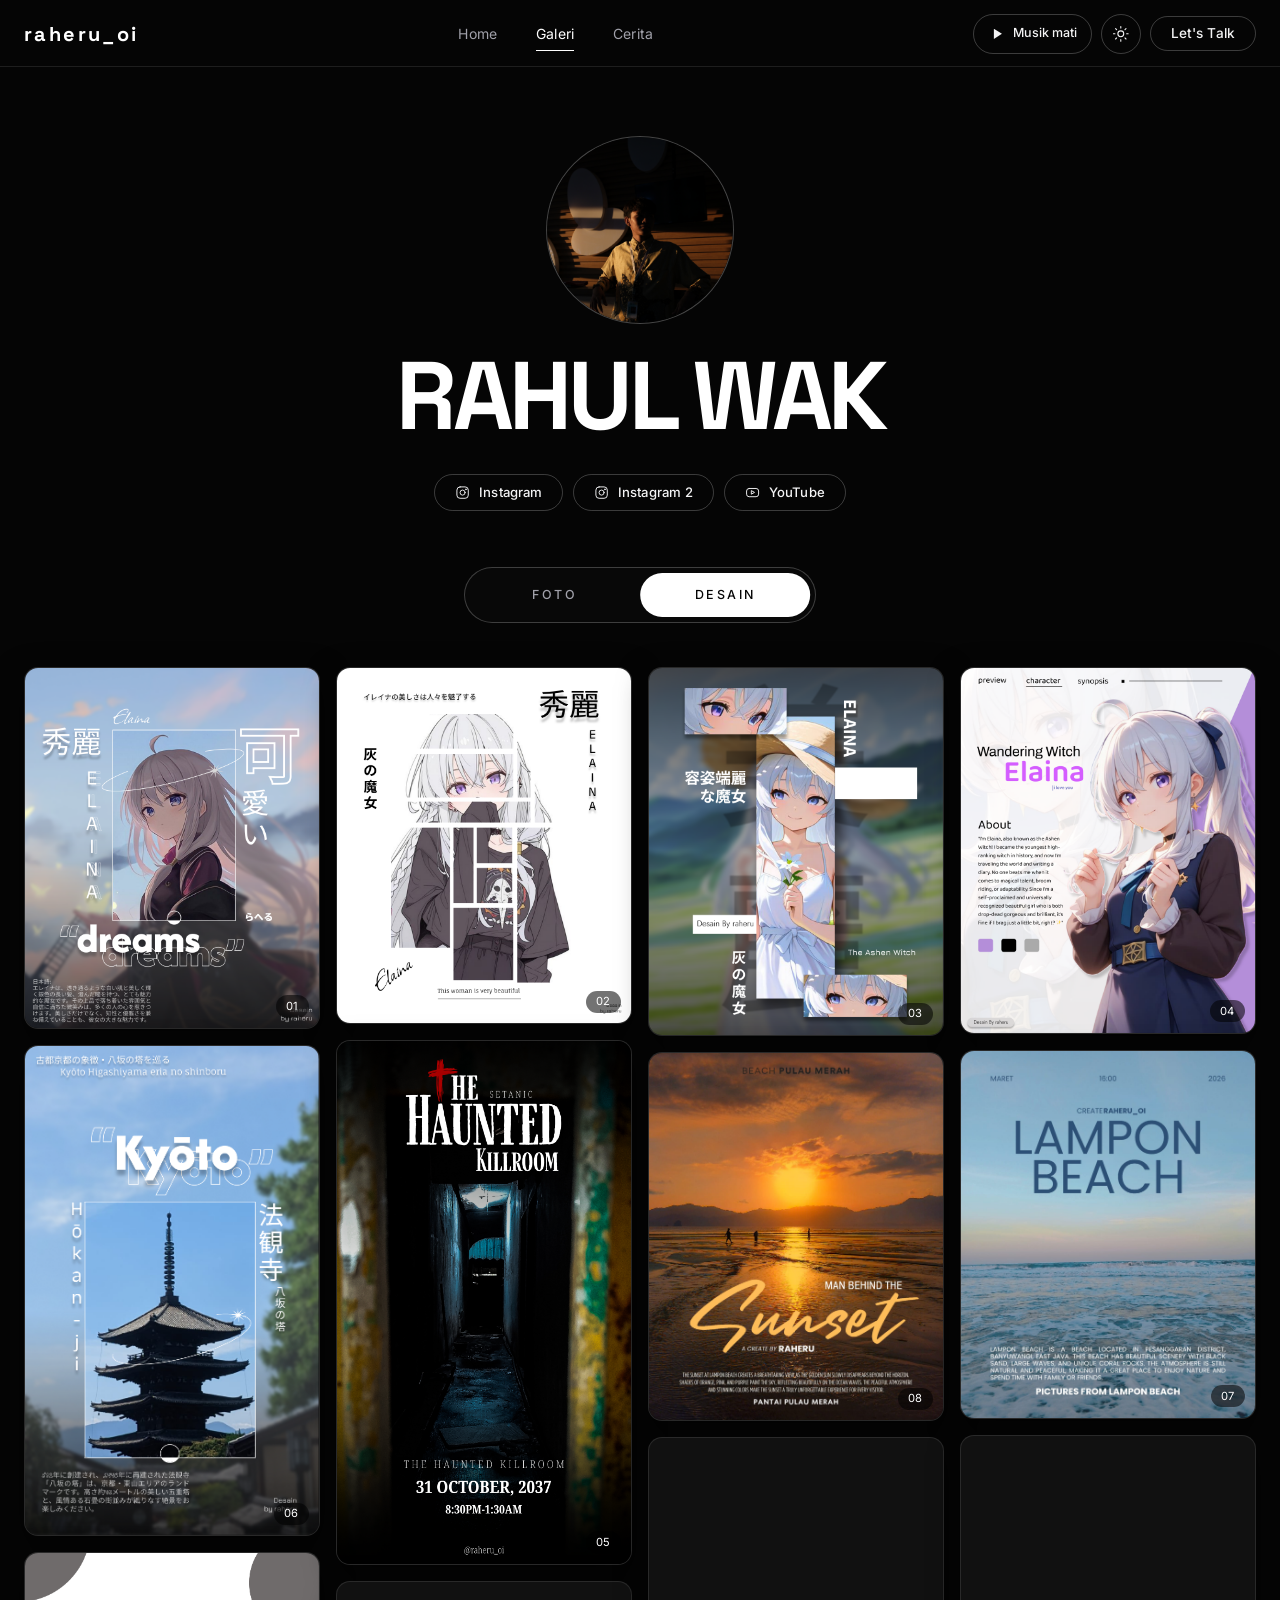
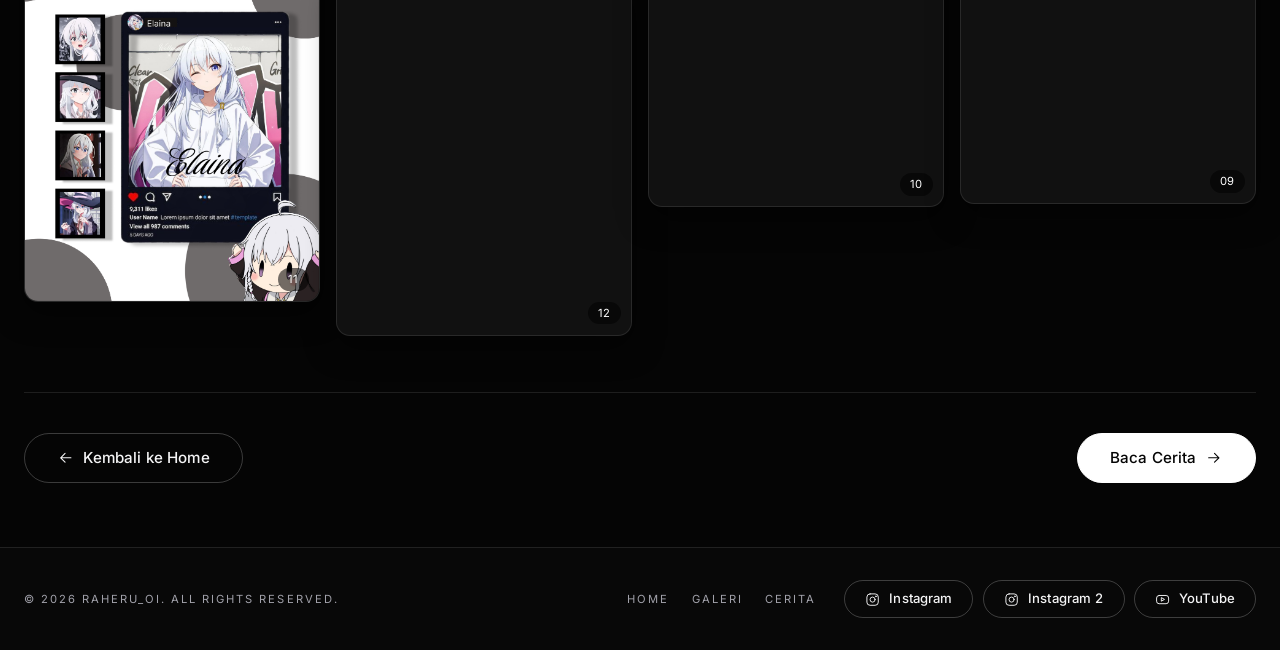
<file: lou.html>
<!DOCTYPE html>
<html lang="id" class="dark">
<head>
    <meta charset="UTF-8">
    <meta name="viewport" content="width=device-width, initial-scale=1.0">
    <meta name="description" content="Desain dan fotografi - raheru_oi">
    <title>raheru_oi</title>

    <!-- Font: Space Grotesk (judul) & Inter (isi) -->
    <link rel="preconnect" href="https://fonts.googleapis.com">
    <link rel="preconnect" href="https://fonts.gstatic.com" crossorigin>
    <link href="https://fonts.googleapis.com/css2?family=Inter:wght@300;400;500&family=Space+Grotesk:wght@400;500;600;700&display=swap" rel="stylesheet">
    <script>try{if(localStorage.getItem('tema')==='light')document.documentElement.classList.remove('dark');document.documentElement.classList.add('js')}catch(e){}</script>
    <link rel="stylesheet" href="lou.css">
</head>
<body class="page">
<svg width="0" height="0" style="position:absolute" aria-hidden="true">
  <symbol id="i-ig" viewBox="0 0 24 24"><rect x="3" y="3" width="18" height="18" rx="5"/><circle cx="12" cy="12" r="4"/><circle cx="17.2" cy="6.8" r="0.6"/></symbol>
  <symbol id="i-yt" viewBox="0 0 24 24"><rect x="2.5" y="5.5" width="19" height="13" rx="4"/><path d="M10 9.5v5l4.5-2.5z"/></symbol>
  <symbol id="i-sun" viewBox="0 0 24 24"><circle cx="12" cy="12" r="4"/><path d="M12 2v2M12 20v2M4.9 4.9l1.4 1.4M17.7 17.7l1.4 1.4M2 12h2M20 12h2M4.9 19.1l1.4-1.4M17.7 6.3l1.4-1.4"/></symbol>
  <symbol id="i-moon" viewBox="0 0 24 24"><path d="M20.5 14.5A8.5 8.5 0 0 1 9.5 3.5a8.5 8.5 0 1 0 11 11z"/></symbol>
  <symbol id="i-play" viewBox="0 0 24 24"><path d="M8 5v14l11-7z"/></symbol>
  <symbol id="i-pause" viewBox="0 0 24 24"><path d="M8 5v14M16 5v14" style="stroke-width:2.4"/></symbol>
  <symbol id="i-arrow" viewBox="0 0 24 24"><path d="M5 12h14M13 6l6 6-6 6"/></symbol>
  <symbol id="i-back" viewBox="0 0 24 24"><path d="M19 12H5M11 6l-6 6 6 6"/></symbol>
  <symbol id="i-down" viewBox="0 0 24 24"><path d="M6 9l6 6 6-6"/></symbol>
  <symbol id="i-x" viewBox="0 0 24 24"><path d="M6 6l12 12M18 6L6 18"/></symbol>
</svg>

    <!-- ================= LOADING SCREEN ================= -->
    <div id="loading-screen" aria-live="polite">
        <span class="loading-brand">raheru_oi</span>
        <div class="loading-bar" aria-hidden="true"></div>
        <span class="loading-text">MEMUAT...</span>
    </div>

    <!-- ================= NAVIGASI ================= -->
    <header class="topbar" id="navbar">
        <div class="topbar-inner">
            <a href="index.html" class="brand">raheru_oi</a>
            <nav class="topnav" aria-label="Menu utama">
                <a href="index.html">Home</a>
                <a href="lou.html" aria-current="page">Galeri</a>
                <a href="cerita/cerita.html">Cerita</a>
            </nav>
            <div class="topbar-actions">
                <button type="button" id="music-btn" class="icon-btn music-btn" aria-pressed="false" aria-label="Putar musik" title="Putar musik">
                    <span class="music-icons" aria-hidden="true"><svg class="i icon-play"><use href="#i-play"/></svg><svg class="i icon-pause"><use href="#i-pause"/></svg></span>
                    <span class="music-label">Musik mati</span>
                    <span class="music-bars" aria-hidden="true"><i></i><i></i><i></i><i></i></span>
                </button>
                <button type="button" class="icon-btn theme-btn" onclick="toggleTheme()" aria-label="Ganti tema" title="Ganti tema">
                    <svg class="i ico icon-sun"><use href="#i-sun"/></svg>
                    <svg class="i ico icon-moon"><use href="#i-moon"/></svg>
                </button>
                <a href="index.html#contact" class="btn-pill talk">Let's Talk</a>
                <button type="button" id="menu-btn" class="icon-btn menu-btn" aria-expanded="false" aria-label="Buka menu"><span></span><span></span><span></span></button>
            </div>
        </div>
    </header>

    <!-- Menu layar penuh (HP) -->
    <div class="mobile-menu" id="mobile-menu">
        <a href="index.html" style="--n:0">Home</a>
        <a href="lou.html" style="--n:1">Galeri</a>
        <a href="cerita/cerita.html" style="--n:2">Cerita</a>
        <a href="index.html#contact" class="btn-pill btn-lg">Let's Talk</a>
    </div>

    <main class="wrap">

        <!-- PROFIL: foto, nama, dan tautan -->
        <header class="profile">
            <div class="profile-container fade-in-up" onclick="toggleProfile()" title="Klik untuk ganti foto">
                <img id="profileImg" src="profil/1.jpeg" alt="Foto Rahel">
            </div>
            <h1 class="name-text-effect fade-in-up delay-100">RAHUL WAK</h1>
            <ul class="socials fade-in-up delay-200">
                <li><a href="https://www.instagram.com/raheru_oi/" target="_blank" rel="noopener noreferrer"><svg class="i"><use href="#i-ig"/></svg>Instagram</a></li>
                <li><a href="https://www.instagram.com/ini_raheru_oi?lqvp=N28xNjkzcTMxZHk2" target="_blank" rel="noopener noreferrer"><svg class="i"><use href="#i-ig"/></svg>Instagram 2</a></li>
                <li><a href="https://www.youtube.com/@RAYAKA7" target="_blank" rel="noopener noreferrer"><svg class="i"><use href="#i-yt"/></svg>YouTube</a></li>
            </ul>
        </header>

        <!-- NAVIGASI PILIHAN -->
        <nav class="gallery-nav fade-in-up" data-active="design" aria-label="Kategori galeri">
            <button type="button" id="btn-photo" onclick="switchTab('photo')" class="btn-tab" aria-selected="false">Foto</button>
            <button type="button" id="btn-design" onclick="switchTab('design')" class="btn-tab active-tab" aria-selected="true">Desain</button>
        </nav>

        <section class="gallery-section">

            <!-- GALERI DESAIN -->
            <div id="gallery-design" class="gallery-container gallery-visible">
                <div class="card">
                    <img src="desain/1.png" alt="Desain 1" class="card-img" loading="lazy" decoding="async">
                    <div class="card-overlay"><h3></h3></div>
                </div>
                <div class="card">
                    <img src="desain/2.png" alt="Desain 2" class="card-img" loading="lazy" decoding="async">
                    <div class="card-overlay"><h3></h3></div>
                </div>
                <div class="card">
                    <img src="desain/3.png" alt="Desain 3" class="card-img" loading="lazy" decoding="async">
                    <div class="card-overlay"><h3></h3></div>
                </div>
                <div class="card">
                    <img src="desain/4.png" alt="Desain 4" class="card-img" loading="lazy" decoding="async">
                    <div class="card-overlay"><h3></h3></div>
                </div>
                <div class="card">
                    <img src="desain/5.png" alt="Desain 5" class="card-img" loading="lazy" decoding="async">
                    <div class="card-overlay"><h3></h3></div>
                </div>
                <div class="card">
                    <img src="desain/6.png" alt="Desain 6" class="card-img" loading="lazy" decoding="async">
                    <div class="card-overlay"><h3></h3></div>
                </div>
                <div class="card">
                    <img src="desain/7.png" alt="Desain 7" class="card-img" loading="lazy" decoding="async">
                    <div class="card-overlay"><h3></h3></div>
                </div>
                <div class="card">
                    <img src="desain/8.png" alt="Desain 8" class="card-img" loading="lazy" decoding="async">
                    <div class="card-overlay"><h3></h3></div>
                </div>
                <div class="card">
                    <img src="desain/9.png" alt="Desain 9" class="card-img" loading="lazy" decoding="async">
                    <div class="card-overlay"><h3></h3></div>
                </div>
                <div class="card">
                    <img src="desain/10.png" alt="Desain 10" class="card-img" loading="lazy" decoding="async">
                    <div class="card-overlay"><h3></h3></div>
                </div>
                <div class="card">
                    <img src="desain/11.png" alt="Desain 11" class="card-img" loading="lazy" decoding="async">
                    <div class="card-overlay"><h3></h3></div>
                </div>
                <div class="card">
                    <img src="desain/12.jpg" alt="Desain 12" class="card-img" loading="lazy" decoding="async">
                    <div class="card-overlay"><h3></h3></div>
                </div>
            </div>

            <!-- GALERI FOTO -->
            <div id="gallery-photo" class="gallery-container gallery-hidden">
                <div class="card">
                    <img src="foto/1.jpeg" alt="Foto 1" class="card-img" loading="lazy" decoding="async">
                    <div class="card-overlay"><h3></h3></div>
                </div>
                <div class="card">
                    <img src="foto/2.jpeg" alt="Foto 2" class="card-img" loading="lazy" decoding="async">
                    <div class="card-overlay"><h3></h3></div>
                </div>
                <div class="card">
                    <img src="foto/3.jpeg" alt="Foto 3" class="card-img" loading="lazy" decoding="async">
                    <div class="card-overlay"><h3></h3></div>
                </div>
                <div class="card">
                    <img src="foto/4.jpeg" alt="Foto 4" class="card-img" loading="lazy" decoding="async">
                    <div class="card-overlay"><h3></h3></div>
                </div>
                <div class="card">
                    <img src="foto/5.JPG" alt="Foto 5" class="card-img" loading="lazy" decoding="async">
                    <div class="card-overlay"><h3></h3></div>
                </div>
                <div class="card">
                    <img src="foto/6.JPG" alt="Foto 6" class="card-img" loading="lazy" decoding="async">
                    <div class="card-overlay"><h3></h3></div>
                </div>
                <div class="card">
                    <img src="foto/7.jpeg" alt="Foto 7" class="card-img" loading="lazy" decoding="async">
                    <div class="card-overlay"><h3></h3></div>
                </div>
                <div class="card">
                    <img src="foto/8.jpeg" alt="Foto 8" class="card-img" loading="lazy" decoding="async">
                    <div class="card-overlay"><h3></h3></div>
                </div>
                <div class="card">
                    <img src="foto/9.JPG" alt="Foto 9" class="card-img" loading="lazy" decoding="async">
                    <div class="card-overlay"><h3></h3></div>
                </div>
                <div class="card">
                    <img src="foto/10.jpeg" alt="Foto 10" class="card-img" loading="lazy" decoding="async">
                    <div class="card-overlay"><h3></h3></div>
                </div>
                <div class="card">
                    <img src="foto/11.jpeg" alt="Foto 11" class="card-img" loading="lazy" decoding="async">
                    <div class="card-overlay"><h3></h3></div>
                </div>
                <div class="card">
                    <img src="foto/12.JPG" alt="Foto 12" class="card-img" loading="lazy" decoding="async">
                    <div class="card-overlay"><h3></h3></div>
                </div>
                <div class="card">
                    <img src="foto/13.jpeg" alt="Foto 13" class="card-img" loading="lazy" decoding="async">
                    <div class="card-overlay"><h3></h3></div>
                </div>
                <div class="card">
                    <img src="foto/14.jpeg" alt="Foto 14" class="card-img" loading="lazy" decoding="async">
                    <div class="card-overlay"><h3></h3></div>
                </div>
                <div class="card">
                    <img src="foto/15.jpeg" alt="Foto 15" class="card-img" loading="lazy" decoding="async">
                    <div class="card-overlay"><h3></h3></div>
                </div>
                <div class="card">
                    <img src="foto/16.jpeg" alt="Foto 16" class="card-img" loading="lazy" decoding="async">
                    <div class="card-overlay"><h3></h3></div>
                </div>
                <div class="card">
                    <img src="foto/17.jpeg" alt="Foto 17" class="card-img" loading="lazy" decoding="async">
                    <div class="card-overlay"><h3></h3></div>
                </div>
                <div class="card">
                    <img src="foto/18.jpeg" alt="Foto 18" class="card-img" loading="lazy" decoding="async">
                    <div class="card-overlay"><h3></h3></div>
                </div>
                <div class="card">
                    <img src="foto/19.jpeg" alt="Foto 19" class="card-img" loading="lazy" decoding="async">
                    <div class="card-overlay"><h3></h3></div>
                </div>
                <div class="card">
                    <img src="foto/20.jpeg" alt="Foto 20" class="card-img" loading="lazy" decoding="async">
                    <div class="card-overlay"><h3></h3></div>
                </div>
                <div class="card">
                    <img src="foto/21.jpeg" alt="Foto 21" class="card-img" loading="lazy" decoding="async">
                    <div class="card-overlay"><h3></h3></div>
                </div>
                <div class="card">
                    <img src="foto/22.jpeg" alt="Foto 22" class="card-img" loading="lazy" decoding="async">
                    <div class="card-overlay"><h3></h3></div>
                </div>
                <div class="card">
                    <img src="foto/23.png" alt="Foto 23" class="card-img" loading="lazy" decoding="async">
                    <div class="card-overlay"><h3></h3></div>
                </div>
                <div class="card">
                    <img src="foto/24.png" alt="Foto 24" class="card-img" loading="lazy" decoding="async">
                    <div class="card-overlay"><h3></h3></div>
                </div>
                <div class="card">
                    <img src="foto/25.png" alt="Foto 25" class="card-img" loading="lazy" decoding="async">
                    <div class="card-overlay"><h3></h3></div>
                </div>
                <div class="card">
                    <img src="foto/26.png" alt="Foto 26" class="card-img" loading="lazy" decoding="async">
                    <div class="card-overlay"><h3></h3></div>
                </div>
                <div class="card">
                    <img src="foto/27.png" alt="Foto 27" class="card-img" loading="lazy" decoding="async">
                    <div class="card-overlay"><h3></h3></div>
                </div>
                <div class="card">
                    <img src="foto/28.png" alt="Foto 28" class="card-img" loading="lazy" decoding="async">
                    <div class="card-overlay"><h3></h3></div>
                </div>
                <div class="card">
                    <img src="foto/29.jpeg" alt="Foto 29" class="card-img" loading="lazy" decoding="async">
                    <div class="card-overlay"><h3></h3></div>
                </div>
                <div class="card">
                    <img src="foto/30.jpeg" alt="Foto 30" class="card-img" loading="lazy" decoding="async">
                    <div class="card-overlay"><h3></h3></div>
                </div>
                <div class="card">
                    <img src="foto/31.jpeg" alt="Foto 31" class="card-img" loading="lazy" decoding="async">
                    <div class="card-overlay"><h3></h3></div>
                </div>
                <div class="card">
                    <img src="foto/32.jpeg" alt="Foto 32" class="card-img" loading="lazy" decoding="async">
                    <div class="card-overlay"><h3></h3></div>
                </div>
                <div class="card">
                    <img src="foto/33.jpeg" alt="Foto 33" class="card-img" loading="lazy" decoding="async">
                    <div class="card-overlay"><h3></h3></div>
                </div>
            </div>

        </section>

        <!-- ALUR HALAMAN: Home -> Galeri -> Cerita -->
        <nav class="flow-nav" aria-label="Navigasi halaman">
            <a href="index.html" class="btn-pill btn-lg"><svg class="i i-back"><use href="#i-back"/></svg>Kembali ke Home</a>
            <a href="cerita/cerita.html" class="btn-pill btn-lg is-solid">Baca Cerita<svg class="i i-arrow"><use href="#i-arrow"/></svg></a>
        </nav>
    </main>

    <!-- ================= FOOTER ================= -->
    <footer class="site-footer">
        <div class="footer-inner">
            <p>© 2026 raheru_oi. All Rights Reserved.</p>
            <div class="footer-side">
                <ul class="footer-links">
                    <li><a href="index.html">Home</a></li>
                    <li><a href="lou.html">Galeri</a></li>
                    <li><a href="cerita/cerita.html">Cerita</a></li>
                </ul>
                <ul class="socials">
                    <li><a href="https://www.instagram.com/raheru_oi/" target="_blank" rel="noopener noreferrer"><svg class="i"><use href="#i-ig"/></svg>Instagram</a></li>
                    <li><a href="https://www.instagram.com/ini_raheru_oi?lqvp=N28xNjkzcTMxZHk2" target="_blank" rel="noopener noreferrer"><svg class="i"><use href="#i-ig"/></svg>Instagram 2</a></li>
                    <li><a href="https://www.youtube.com/@RAYAKA7" target="_blank" rel="noopener noreferrer"><svg class="i"><use href="#i-yt"/></svg>YouTube</a></li>
                </ul>
            </div>
        </div>
    </footer>

    <!-- ================= LIGHTBOX (FOTO FULL SCREEN) ================= -->
    <div id="lightbox" class="lightbox" role="dialog" aria-modal="true" aria-label="Pratinjau gambar" aria-hidden="true">
        <button id="lightbox-close" class="lightbox-close" type="button" aria-label="Tutup"><svg class="i"><use href="#i-x"/></svg></button>
        <img id="lightbox-img" src="[data-uri]" alt="">
    </div>

    <!-- Musik: letakkan lagu di musik/1.mp3 -->
    <audio id="bg-music" src="musik/1.mp3" loop preload="none"></audio>

    <!-- KARAKTER JOGET: muncul saat musik menyala (video/1.mp4) -->
    <div id="dancer" class="dancer" aria-hidden="true">
        <video muted loop playsinline preload="none">
            <source src="video/1.mp4" type="video/mp4">
        </video>
    </div>

    <script src="lou.js"></script>
</body>
</html>
</file>
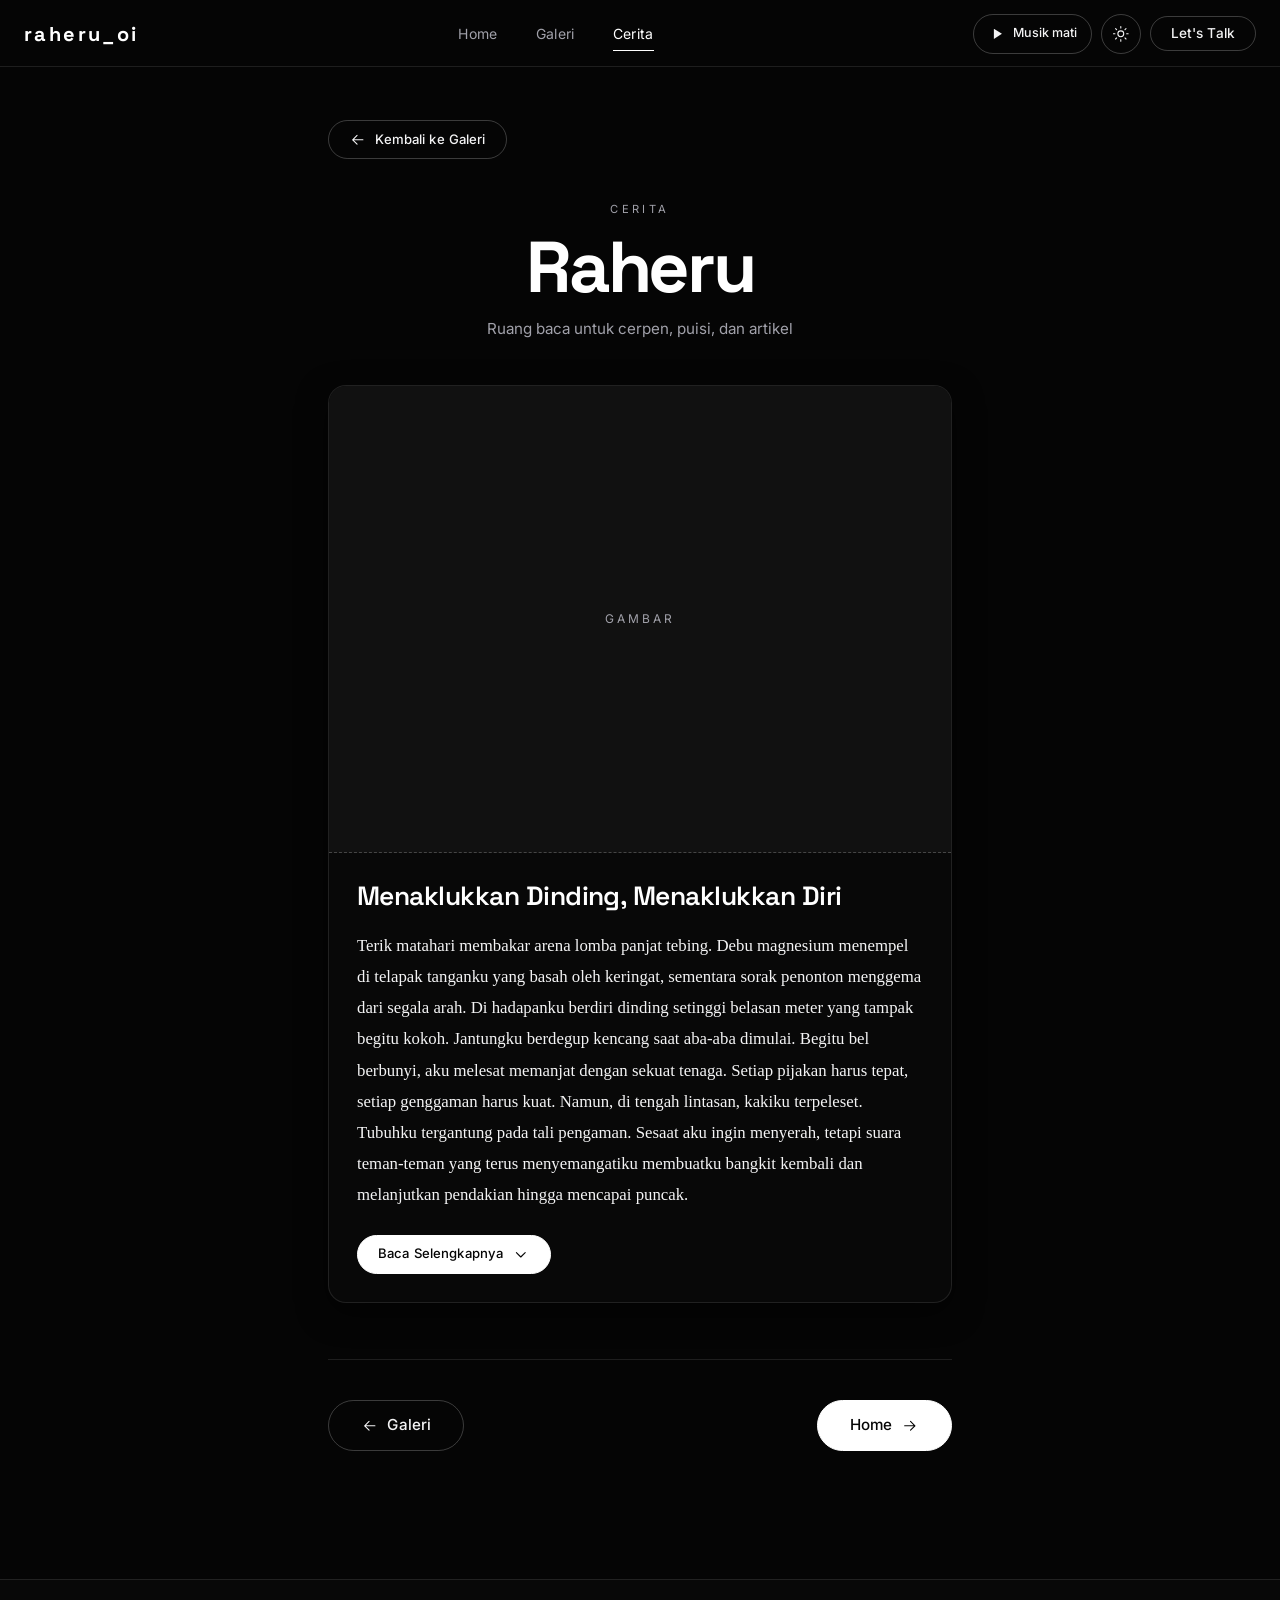
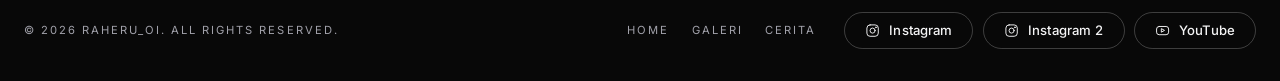
<file: cerita/cerita.html>
<!DOCTYPE html>
<html lang="id" class="dark">
<head>
    <meta charset="UTF-8">
    <meta name="viewport" content="width=device-width, initial-scale=1.0">
    <meta name="description" content="Desain dan fotografi - raheru_oi">
    <title>Raheru — Cerita</title>

    <!-- Font: Space Grotesk (judul) & Inter (isi) -->
    <link rel="preconnect" href="https://fonts.googleapis.com">
    <link rel="preconnect" href="https://fonts.gstatic.com" crossorigin>
    <link href="https://fonts.googleapis.com/css2?family=Inter:wght@300;400;500&family=Space+Grotesk:wght@400;500;600;700&display=swap" rel="stylesheet">
    <script>try{if(localStorage.getItem('tema')==='light')document.documentElement.classList.remove('dark');document.documentElement.classList.add('js')}catch(e){}</script>
    <link rel="stylesheet" href="../lou.css">
</head>
<body class="page">
<svg width="0" height="0" style="position:absolute" aria-hidden="true">
  <symbol id="i-ig" viewBox="0 0 24 24"><rect x="3" y="3" width="18" height="18" rx="5"/><circle cx="12" cy="12" r="4"/><circle cx="17.2" cy="6.8" r="0.6"/></symbol>
  <symbol id="i-yt" viewBox="0 0 24 24"><rect x="2.5" y="5.5" width="19" height="13" rx="4"/><path d="M10 9.5v5l4.5-2.5z"/></symbol>
  <symbol id="i-sun" viewBox="0 0 24 24"><circle cx="12" cy="12" r="4"/><path d="M12 2v2M12 20v2M4.9 4.9l1.4 1.4M17.7 17.7l1.4 1.4M2 12h2M20 12h2M4.9 19.1l1.4-1.4M17.7 6.3l1.4-1.4"/></symbol>
  <symbol id="i-moon" viewBox="0 0 24 24"><path d="M20.5 14.5A8.5 8.5 0 0 1 9.5 3.5a8.5 8.5 0 1 0 11 11z"/></symbol>
  <symbol id="i-play" viewBox="0 0 24 24"><path d="M8 5v14l11-7z"/></symbol>
  <symbol id="i-pause" viewBox="0 0 24 24"><path d="M8 5v14M16 5v14" style="stroke-width:2.4"/></symbol>
  <symbol id="i-arrow" viewBox="0 0 24 24"><path d="M5 12h14M13 6l6 6-6 6"/></symbol>
  <symbol id="i-back" viewBox="0 0 24 24"><path d="M19 12H5M11 6l-6 6 6 6"/></symbol>
  <symbol id="i-down" viewBox="0 0 24 24"><path d="M6 9l6 6 6-6"/></symbol>
  <symbol id="i-x" viewBox="0 0 24 24"><path d="M6 6l12 12M18 6L6 18"/></symbol>
</svg>

    <!-- ================= LOADING SCREEN ================= -->
    <div id="loading-screen" aria-live="polite">
        <span class="loading-brand">raheru_oi</span>
        <div class="loading-bar" aria-hidden="true"></div>
        <span class="loading-text">MEMUAT...</span>
    </div>

    <!-- ================= NAVIGASI ================= -->
    <header class="topbar" id="navbar">
        <div class="topbar-inner">
            <a href="../index.html" class="brand">raheru_oi</a>
            <nav class="topnav" aria-label="Menu utama">
                <a href="../index.html">Home</a>
                <a href="../lou.html">Galeri</a>
                <a href="cerita.html" aria-current="page">Cerita</a>
            </nav>
            <div class="topbar-actions">
                <button type="button" id="music-btn" class="icon-btn music-btn" aria-pressed="false" aria-label="Putar musik" title="Putar musik">
                    <span class="music-icons" aria-hidden="true"><svg class="i icon-play"><use href="#i-play"/></svg><svg class="i icon-pause"><use href="#i-pause"/></svg></span>
                    <span class="music-label">Musik mati</span>
                    <span class="music-bars" aria-hidden="true"><i></i><i></i><i></i><i></i></span>
                </button>
                <button type="button" class="icon-btn theme-btn" onclick="toggleTheme()" aria-label="Ganti tema" title="Ganti tema">
                    <svg class="i ico icon-sun"><use href="#i-sun"/></svg>
                    <svg class="i ico icon-moon"><use href="#i-moon"/></svg>
                </button>
                <a href="../index.html#contact" class="btn-pill talk">Let's Talk</a>
                <button type="button" id="menu-btn" class="icon-btn menu-btn" aria-expanded="false" aria-label="Buka menu"><span></span><span></span><span></span></button>
            </div>
        </div>
    </header>

    <!-- Menu layar penuh (HP) -->
    <div class="mobile-menu" id="mobile-menu">
        <a href="../index.html" style="--n:0">Home</a>
        <a href="../lou.html" style="--n:1">Galeri</a>
        <a href="cerita.html" style="--n:2">Cerita</a>
        <a href="../index.html#contact" class="btn-pill btn-lg">Let's Talk</a>
    </div>

    <main class="story-main">

        <!-- TOMBOL KEMBALI -->
        <div class="story-top fade-in-up">
            <a href="../lou.html" class="btn-pill"><svg class="i i-back"><use href="#i-back"/></svg>Kembali ke Galeri</a>
        </div>

        <!-- ===== HEADER ===== -->
        <header class="story-head fade-in-up delay-100">
            <span class="eyebrow">Cerita</span>
            <h1>Raheru</h1>
            <p>Ruang baca untuk cerpen, puisi, dan artikel</p>
        </header>

        <!-- ===== KONTEN: 1 KARTU CERPEN ===== -->
        <article class="story-card fade-in-up delay-200">

            <!-- gambar (isi dengan <img> nanti) -->
            <div class="story-image">Gambar</div>

            <div class="story-body">
                <h2>Menaklukkan Dinding, Menaklukkan Diri</h2>

                <p>Terik matahari membakar arena lomba panjat tebing. Debu magnesium menempel di telapak tanganku yang basah oleh keringat, sementara sorak penonton menggema dari segala arah. Di hadapanku berdiri dinding setinggi belasan meter yang tampak begitu kokoh. Jantungku berdegup kencang saat aba-aba dimulai. Begitu bel berbunyi, aku melesat memanjat dengan sekuat tenaga. Setiap pijakan harus tepat, setiap genggaman harus kuat. Namun, di tengah lintasan, kakiku terpeleset. Tubuhku tergantung pada tali pengaman. Sesaat aku ingin menyerah, tetapi suara teman-teman yang terus menyemangatiku membuatku bangkit kembali dan melanjutkan pendakian hingga mencapai puncak.</p>

                <!-- paragraf ini muncul halus saat tombol diklik -->
                <div id="restOfStory" class="story-more" aria-hidden="true">
                    <div>
                        <p>Aku memang tidak menjadi juara pertama hari itu. Medali perak yang tergantung di leherku terasa berat, bukan karena logamnya, melainkan karena ada sedikit rasa kecewa. Meski begitu, pelatih menghampiriku sambil tersenyum dan berkata, "Kamu kalah bukan karena kemampuanmu kurang, tetapi karena masih ragu pada dirimu sendiri." Kalimat itu terus terngiang di kepalaku. Aku sadar bahwa lawan terbesar dalam panjat tebing bukanlah peserta lain, melainkan rasa takut yang ada di dalam diri.</p>
                        <p>Sejak saat itu aku berlatih lebih keras, bukan hanya melatih otot, tetapi juga melatih keberanian dan kepercayaan diri. Setiap dinding yang kupanjat mengajarkanku bahwa puncak hanya bisa diraih oleh mereka yang berani mengambil langkah berikutnya meski tangan mulai lelah dan napas tersengal. Aku memahami bahwa kemenangan sejati bukan sekadar berdiri di podium, melainkan mampu mengalahkan keraguan dalam diri sendiri. Karena sesungguhnya, setiap dinding yang berhasil kutaklukkan adalah bukti bahwa aku juga sedang menaklukkan diriku sendiri. 🧗‍♂️🌄</p>
                    </div>
                </div>

                <button class="btn-pill is-solid" id="toggleBtn" type="button" onclick="toggleStory()" aria-expanded="false" aria-controls="restOfStory">
                    <span>Baca Selengkapnya</span><svg class="i"><use href="#i-down"/></svg>
                </button>
            </div>
        </article>

        <!-- ALUR HALAMAN -->
        <nav class="flow-nav" aria-label="Navigasi halaman">
            <a href="../lou.html" class="btn-pill btn-lg"><svg class="i i-back"><use href="#i-back"/></svg>Galeri</a>
            <a href="../index.html" class="btn-pill btn-lg is-solid">Home<svg class="i i-arrow"><use href="#i-arrow"/></svg></a>
        </nav>
    </main>

    <!-- ================= FOOTER ================= -->
    <footer class="site-footer">
        <div class="footer-inner">
            <p>© 2026 raheru_oi. All Rights Reserved.</p>
            <div class="footer-side">
                <ul class="footer-links">
                    <li><a href="../index.html">Home</a></li>
                    <li><a href="../lou.html">Galeri</a></li>
                    <li><a href="cerita.html">Cerita</a></li>
                </ul>
                <ul class="socials">
                    <li><a href="https://www.instagram.com/raheru_oi/" target="_blank" rel="noopener noreferrer"><svg class="i"><use href="#i-ig"/></svg>Instagram</a></li>
                    <li><a href="https://www.instagram.com/ini_raheru_oi?lqvp=N28xNjkzcTMxZHk2" target="_blank" rel="noopener noreferrer"><svg class="i"><use href="#i-ig"/></svg>Instagram 2</a></li>
                    <li><a href="https://www.youtube.com/@RAYAKA7" target="_blank" rel="noopener noreferrer"><svg class="i"><use href="#i-yt"/></svg>YouTube</a></li>
                </ul>
            </div>
        </div>
    </footer>


    <!-- Musik: letakkan lagu di musik/1.mp3 -->
    <audio id="bg-music" src="../musik/1.mp3" loop preload="none"></audio>

    <!-- KARAKTER JOGET: muncul saat musik menyala (video/1.mp4) -->
    <div id="dancer" class="dancer" aria-hidden="true">
        <video muted loop playsinline preload="none">
            <source src="../video/1.mp4" type="video/mp4">
        </video>
    </div>

    <script src="../lou.js"></script>
    <script>
        // Tampilkan / sembunyikan sisa cerita dengan animasi halus
        function toggleStory() {
            var rest = document.getElementById("restOfStory");
            var btn = document.getElementById("toggleBtn");
            var open = !rest.classList.contains("is-open");

            rest.classList.toggle("is-open", open);
            rest.setAttribute("aria-hidden", open ? "false" : "true");
            btn.setAttribute("aria-expanded", open ? "true" : "false");
            btn.querySelector("span").textContent = open ? "Sembunyikan" : "Baca Selengkapnya";

            if (!open) {
                var card = document.querySelector(".story-card");
                var r = card.getBoundingClientRect();
                if (r.top < 80) card.scrollIntoView({ behavior: "smooth", block: "start" });
            }
        }
    </script>
</body>
</html>
</file>
<file: lou.css>
/* =====================================================================
   lou.css — gaya bersama untuk hio.html, index.html, cerita/cerita.html
   Siang  : palet hangat dari lou.css lama (krem + gradasi pastel)
   Malam  : tampilan hio (hitam pekat, putih, abu)
   ===================================================================== */

@property --hue { syntax: '<number>'; inherits: true; initial-value: 0; }

:root {
    --ease: cubic-bezier(0.22, 0.61, 0.36, 1);
    --ease-out: cubic-bezier(0.16, 1, 0.3, 1);
    --font-display: "Space Grotesk", system-ui, -apple-system, "Segoe UI", sans-serif;
    --font-body: "Inter", system-ui, -apple-system, "Segoe UI", Roboto, "Helvetica Neue", Arial, sans-serif;
    --accent: #e5484d;

    /* ----- SIANG ----- */
    --bg: #e9e3d8;
    --bg-rgb: 233, 227, 216;
    --fg: #26231e;
    --fg-rgb: 38, 35, 30;
    --emph: #000000;
    --muted: #5d5850;
    --line: #cdc5b5;
    --line-strong: rgba(38, 35, 30, 0.24);
    --surface: #dbd3c4;
    --panel: #f2ede3;
    --glass: rgba(233, 227, 216, 0.78);
    --shadow: 0 8px 22px rgba(70, 55, 30, 0.16);
    --shadow-hover: 0 16px 34px rgba(70, 55, 30, 0.24);
}

html.dark {
    /* ----- MALAM (hio) ----- */
    --bg: #050505;
    --bg-rgb: 5, 5, 5;
    --fg: #f4f4f5;
    --fg-rgb: 255, 255, 255;
    --emph: #ffffff;
    --muted: #a1a1aa;
    --line: rgba(255, 255, 255, 0.1);
    --line-strong: rgba(255, 255, 255, 0.22);
    --surface: #111111;
    --panel: #080808;
    --glass: rgba(5, 5, 5, 0.72);
    --shadow: 0 10px 30px rgba(0, 0, 0, 0.55);
    --shadow-hover: 0 18px 40px rgba(0, 0, 0, 0.7);
}

/* ---------- DASAR ---------- */
*, *::before, *::after { box-sizing: border-box; }
html { color-scheme: light; scroll-behavior: smooth; -webkit-text-size-adjust: 100%; }
html.dark { color-scheme: dark; }
html.lenis { height: auto; }
.lenis.lenis-smooth { scroll-behavior: auto !important; }
.lenis.lenis-smooth [data-lenis-prevent] { overscroll-behavior: contain; }
.lenis.lenis-stopped { overflow: hidden; }

html body {
    margin: 0;
    font-family: var(--font-body);
    font-size: 0.95rem;
    font-weight: 400;
    line-height: 1.7;
    background-color: var(--bg);
    color: var(--fg);
    overflow-x: hidden;
    -webkit-font-smoothing: antialiased;
    -webkit-tap-highlight-color: transparent;
    transition: background-color 0.6s var(--ease), color 0.6s var(--ease), opacity 0.38s var(--ease);
}
html.page-leaving body { opacity: 0; }

/* Siang: gradasi pastel lembut (dari lou.css lama) */
html:not(.dark) body {
    background-image:
        radial-gradient(55rem 38rem at 8% 0%, rgba(255, 183, 140, 0.38), transparent 62%),
        radial-gradient(50rem 38rem at 100% 18%, rgba(140, 185, 255, 0.32), transparent 62%),
        radial-gradient(58rem 38rem at 50% 100%, rgba(140, 220, 190, 0.32), transparent 62%);
}

/* Siang: riak lingkaran halus yang bergeser pelan */
html:not(.dark) body::before {
    content: ""; position: fixed; inset: -8%; z-index: -1; pointer-events: none; will-change: transform;
    background:
        repeating-radial-gradient(circle at 12% 18%, rgba(255, 107, 107, 0.06) 0 1px, transparent 1px 64px),
        repeating-radial-gradient(circle at 88% 30%, rgba(77, 171, 247, 0.06) 0 1px, transparent 1px 64px),
        repeating-radial-gradient(circle at 50% 100%, rgba(6, 214, 160, 0.06) 0 1px, transparent 1px 64px);
    animation: drift 40s ease-in-out infinite alternate;
}
@keyframes drift {
    from { transform: translate3d(-2%, -1%, 0) scale(1); }
    to   { transform: translate3d(2%, 2%, 0) scale(1.06); }
}

::selection { background: rgba(var(--fg-rgb), 0.2); }
img::selection { background: transparent; }
:focus-visible { outline: 2px solid var(--muted); outline-offset: 3px; }
::-webkit-scrollbar { display: none; }
* { scrollbar-width: none; }
img { -webkit-touch-callout: none; -webkit-user-select: none; user-select: none; -webkit-user-drag: none; }
a { color: inherit; }

.page { display: flex; flex-direction: column; min-height: 100vh; }
.page > main { flex: 1 0 auto; }
.wrap { width: 100%; max-width: 80rem; margin: 0 auto; padding: 0 1.5rem; }

/* utilitas warna untuk hio (Tailwind) */
.c-muted { color: var(--muted); }
.c-emph  { color: var(--emph); }
.bg-panel { background-color: var(--panel); }
.bd-line  { border-color: var(--line); }

/* ---------- ANIMASI MASUK (mulai setelah loading selesai) ---------- */
@keyframes fadeUp { from { opacity: 0; transform: translateY(18px); } to { opacity: 1; transform: none; } }
html.js .fade-in-up:not(.is-shown) { opacity: 0; }
.fade-in-up.is-shown { opacity: 1; }
html.is-ready .fade-in-up { animation: fadeUp 0.95s var(--ease-out) var(--d, 0.1s) both; }
.fade-in-up.delay-100 { --d: 0.25s; }
.fade-in-up.delay-200 { --d: 0.4s; }

/* ---------- IKON ---------- */
.i { width: 1.1rem; height: 1.1rem; flex: none; fill: none; stroke: currentColor; stroke-width: 1.5; stroke-linecap: round; stroke-linejoin: round; }

/* ---------- TOMBOL PIL (gaya hio) ---------- */
.btn-pill, .socials a {
    position: relative; isolation: isolate; overflow: hidden;
    display: inline-flex; align-items: center; justify-content: center; gap: 0.55rem;
    padding: 0.62rem 1.25rem; border-radius: 999px;
    border: 1px solid var(--line-strong); background: transparent; color: var(--fg);
    font: inherit; font-size: 0.82rem; font-weight: 500; letter-spacing: 0.01em; line-height: 1.2;
    text-decoration: none; text-transform: none; cursor: pointer; white-space: nowrap;
    transition: color 0.45s var(--ease), border-color 0.45s var(--ease), transform 0.5s var(--ease-out), box-shadow 0.5s var(--ease);
}
.btn-pill::before, .socials a::before {
    content: ""; position: absolute; inset: 0; z-index: -1; border-radius: inherit;
    background: var(--emph); transform: translateY(102%); transition: transform 0.55s var(--ease-out);
}
.btn-pill:hover, .socials a:hover { color: var(--bg); border-color: var(--emph); transform: translateY(-2px); }
.btn-pill:hover::before, .socials a:hover::before { transform: none; }
.btn-pill:active, .socials a:active { transform: scale(0.97); }
.btn-pill.is-solid { background: var(--emph); color: var(--bg); border-color: var(--emph); }
.btn-pill.is-solid::before { background: var(--bg); }
.btn-pill.is-solid:hover { color: var(--emph); }
.btn-pill.btn-lg { padding: 0.95rem 2rem; font-size: 0.95rem; }
.btn-pill .i { transition: transform 0.5s var(--ease-out); }
.btn-pill:hover .i-arrow { transform: translateX(4px); }
.btn-pill:hover .i-back { transform: translateX(-4px); }
.socials a:hover .i { transform: scale(1.15) rotate(-6deg); }
.socials .i { width: 0.95rem; height: 0.95rem; transition: transform 0.5s var(--ease-out); }

.socials { display: flex; flex-wrap: wrap; gap: 0.6rem; margin: 0; padding: 0; list-style: none; }
.socials li { margin: 0; }
html.is-ready .socials li { animation: fadeUp 0.7s var(--ease-out) both; }
.socials li:nth-child(1) { animation-delay: 0.45s; }
.socials li:nth-child(2) { animation-delay: 0.55s; }
.socials li:nth-child(3) { animation-delay: 0.65s; }
.socials li:nth-child(4) { animation-delay: 0.75s; }
.socials li:nth-child(5) { animation-delay: 0.85s; }

/* ---------- TOPBAR (navigasi gaya hio) ---------- */
.topbar { position: fixed; inset: 0 0 auto 0; z-index: 1030; transition: transform 0.6s var(--ease-out); }
.topbar.is-hidden { transform: translateY(-102%); }
.topbar::before {
    content: ""; position: absolute; inset: 0; background: var(--glass);
    -webkit-backdrop-filter: blur(14px); backdrop-filter: blur(14px);
    border-bottom: 1px solid var(--line);
    transition: background-color 0.6s var(--ease), border-color 0.6s var(--ease);
}
.topbar::after {
    content: ""; position: absolute; left: 0; right: 0; bottom: 0; height: 2px; opacity: 0; pointer-events: none;
    background: linear-gradient(90deg, #ff6b6b, #ffd166, #06d6a0, #4dabf7, #b197fc, #ff6b6b); background-size: 200% 100%;
    transition: opacity 0.9s ease;
}
.topbar-inner {
    position: relative; z-index: 1; max-width: 80rem; margin: 0 auto; padding: 0.85rem 1.5rem;
    display: flex; align-items: center; justify-content: space-between; gap: 1rem;
}
.brand {
    font-family: var(--font-display); font-weight: 700; font-size: 1.25rem; letter-spacing: 0.12em;
    color: var(--emph); text-decoration: none; transition: opacity 0.3s var(--ease);
}
.brand:hover { opacity: 0.7; }
.topnav { display: none; gap: 2.4rem; font-size: 0.875rem; letter-spacing: 0.02em; }
.topnav a { position: relative; padding: 0.25rem 0; color: var(--muted); text-decoration: none; transition: color 0.35s var(--ease); }
.topnav a::after {
    content: ""; position: absolute; left: 0; right: 0; bottom: -2px; height: 1px; background: currentColor;
    transform: scaleX(0); transform-origin: left; transition: transform 0.5s var(--ease-out);
}
.topnav a:hover, .topnav a[aria-current="page"] { color: var(--emph); }
.topnav a:hover::after, .topnav a[aria-current="page"]::after { transform: scaleX(1); }
.topbar-actions { display: flex; align-items: center; gap: 0.55rem; }
.topbar .talk { display: none; padding: 0.5rem 1.25rem; font-size: 0.85rem; }
@media (min-width: 768px) {
    .topnav { display: flex; }
    .topbar .talk { display: inline-flex; }
}

/* tombol ikon bundar */
.icon-btn {
    position: relative; isolation: isolate; overflow: hidden;
    display: inline-flex; align-items: center; justify-content: center; gap: 0.5rem;
    height: 2.5rem; min-width: 2.5rem; padding: 0; border-radius: 999px;
    border: 1px solid var(--line-strong); background: transparent; color: var(--fg);
    font: inherit; font-size: 0.78rem; font-weight: 500; line-height: 1; cursor: pointer;
    transition: color 0.45s var(--ease), border-color 0.45s var(--ease), transform 0.5s var(--ease-out), box-shadow 0.5s var(--ease);
}
.icon-btn::before {
    content: ""; position: absolute; inset: 0; z-index: -1; border-radius: inherit; background: var(--emph);
    transform: scale(0); transition: transform 0.5s var(--ease-out);
}
.icon-btn:hover { color: var(--bg); border-color: var(--emph); transform: translateY(-1px); }
.icon-btn:hover::before { transform: scale(1.1); }
.icon-btn:active { transform: scale(0.92); }

/* tombol tema: matahari <-> bulan berputar halus */
.theme-btn .ico { position: absolute; transition: transform 0.7s var(--ease-out), opacity 0.45s var(--ease); }
.theme-btn .icon-moon { opacity: 0; transform: rotate(-110deg) scale(0.3); }
.theme-btn .icon-sun  { opacity: 1; transform: none; }
html:not(.dark) .theme-btn .icon-moon { opacity: 1; transform: none; }
html:not(.dark) .theme-btn .icon-sun  { opacity: 0; transform: rotate(110deg) scale(0.3); }

/* tombol musik */
.music-btn { padding: 0 0.85rem; }
.music-icons { position: relative; width: 1.1rem; height: 1.1rem; flex: none; }
.music-icons .i { position: absolute; inset: 0; transition: transform 0.5s var(--ease-out), opacity 0.35s var(--ease); }
.music-btn .icon-play { fill: currentColor; stroke: none; }
.music-btn .icon-pause { opacity: 0; transform: scale(0.4) rotate(-45deg); }
.music-btn.is-playing .icon-play { opacity: 0; transform: scale(0.4) rotate(45deg); }
.music-btn.is-playing .icon-pause { opacity: 1; transform: none; }
.music-label { display: none; white-space: nowrap; }
@media (min-width: 640px) { .music-label { display: inline; } }
.music-bars { display: none; align-items: flex-end; gap: 3px; height: 1rem; }
.music-btn.is-playing .music-bars { display: inline-flex; }
.music-bars i { width: 3px; height: 30%; background: currentColor; border-radius: 2px; animation: eq 0.9s ease-in-out infinite alternate; }
.music-bars i:nth-child(2) { animation-delay: 0.25s; }
.music-bars i:nth-child(3) { animation-delay: 0.5s; }
.music-bars i:nth-child(4) { animation-delay: 0.15s; }
@keyframes eq { to { height: 100%; } }
.music-btn.is-playing { border-color: var(--accent); color: var(--accent); }
.music-btn.is-playing::before { background: var(--accent); }
.music-btn.is-playing:hover { color: #fff; border-color: var(--accent); }
html.music-on:not(.music-fading) .music-btn { animation: musicPulse 1.6s ease-out infinite; }
@keyframes musicPulse {
    0%   { box-shadow: 0 0 0 0 rgba(229, 72, 77, 0.5); }
    100% { box-shadow: 0 0 0 14px rgba(229, 72, 77, 0); }
}

/* tombol menu (HP) */
.menu-btn { width: 2.5rem; }
.menu-btn span { position: absolute; left: 50%; top: 50%; width: 1.1rem; height: 1.5px; margin-left: -0.55rem; background: currentColor; border-radius: 2px; transition: transform 0.55s var(--ease-out), opacity 0.3s; }
.menu-btn span:nth-child(1) { transform: translateY(-5px); }
.menu-btn span:nth-child(3) { transform: translateY(5px); }
html.menu-open .menu-btn span:nth-child(1) { transform: rotate(45deg); }
html.menu-open .menu-btn span:nth-child(2) { opacity: 0; }
html.menu-open .menu-btn span:nth-child(3) { transform: rotate(-45deg); }
@media (min-width: 768px) { .menu-btn { display: none; } }

/* menu layar penuh (HP) */
.mobile-menu {
    position: fixed; inset: 0; z-index: 1020; display: flex; flex-direction: column; align-items: center; justify-content: center; gap: 1.6rem;
    background: var(--bg); opacity: 0; visibility: hidden;
    transition: opacity 0.55s var(--ease), visibility 0s linear 0.55s;
}
html.menu-open .mobile-menu { opacity: 1; visibility: visible; transition-delay: 0s; }
.mobile-menu a:not(.btn-pill) {
    font-family: var(--font-display); font-size: 2.6rem; font-weight: 500; letter-spacing: -0.02em;
    color: var(--emph); text-decoration: none; opacity: 0; transform: translateY(22px);
    transition: opacity 0.6s var(--ease), transform 0.7s var(--ease-out), color 0.3s;
}
.mobile-menu a:not(.btn-pill):hover { color: var(--muted); }
.mobile-menu .btn-pill { opacity: 0; transform: translateY(22px); transition: opacity 0.6s var(--ease) 0.3s, transform 0.7s var(--ease-out) 0.3s, color 0.45s var(--ease), border-color 0.45s var(--ease); }
html.menu-open .mobile-menu a:not(.btn-pill) { opacity: 1; transform: none; transition-delay: calc(var(--n, 0) * 70ms + 120ms); }
html.menu-open .mobile-menu .btn-pill { opacity: 1; transform: none; }

/* ---------- LOADING SCREEN ---------- */
#loading-screen {
    position: fixed; inset: 0; z-index: 9999; display: flex; flex-direction: column; align-items: center; justify-content: center; gap: 1.1rem;
    background: var(--bg); transition: opacity 0.8s var(--ease);
}
#loading-screen.is-done { opacity: 0; pointer-events: none; }
.loading-brand { font-family: var(--font-display); font-size: 1.4rem; font-weight: 700; letter-spacing: 0.2em; color: var(--emph); animation: breathe 2s ease-in-out infinite; }
.loading-bar { position: relative; width: 9rem; height: 1px; overflow: hidden; background: var(--line-strong); }
.loading-bar::after { content: ""; position: absolute; inset: 0 auto 0 0; width: 40%; background: var(--emph); animation: loadSlide 1.3s var(--ease) infinite; }
.loading-text { font-size: 0.65rem; letter-spacing: 0.35em; color: var(--muted); }
@keyframes loadSlide { from { transform: translateX(-100%); } to { transform: translateX(250%); } }
@keyframes breathe { 50% { opacity: 0.45; } }

/* ---------- PROFIL ---------- */
.profile {
    display: flex; flex-direction: column; align-items: center; gap: 1.5rem; text-align: center;
    padding: 8.5rem 0 3.5rem;
}
.profile-container, .profile-photo { --r: 50%; position: relative; cursor: pointer; border-radius: var(--r); }
.profile-photo { --r: 16px; }
.profile-container {
    width: clamp(132px, 30vw, 188px); aspect-ratio: 1; flex: none; overflow: hidden;
    border: 1px solid var(--line-strong); background: var(--surface);
    transition: transform 0.7s var(--ease-out), border-color 0.4s var(--ease);
    animation: ring 3.2s ease-out infinite;
}
.profile-container:hover { transform: scale(1.05); }
.profile-container img, .profile-photo img {
    display: block; width: 100%; height: 100%; object-fit: cover; border-radius: var(--r);
    transition: opacity 0.35s var(--ease), transform 0.6s var(--ease), filter 0.9s var(--ease);
}
.profile-photo img { filter: grayscale(1); }
.profile-photo:hover img { filter: grayscale(0); transform: scale(1.04); }
html.music-on .profile-photo img { filter: none; }
.profile-container img.fade-out, .profile-photo img.fade-out { opacity: 0; transform: scale(1.05); }
.profile-container img.is-broken, .profile-photo img.is-broken { visibility: hidden; }
@keyframes ring {
    0%   { box-shadow: 0 0 0 0 rgba(var(--fg-rgb), 0.18); }
    100% { box-shadow: 0 0 0 20px rgba(var(--fg-rgb), 0); }
}

.name-text-effect {
    margin: 0; padding-bottom: 0.06em;
    font-family: var(--font-display); font-weight: 700; font-size: clamp(2.6rem, 9vw, 6rem);
    letter-spacing: -0.045em; line-height: 1; color: var(--emph);
}
.profile .socials { justify-content: center; }

.star { position: fixed; z-index: 10001; pointer-events: none; line-height: 1; animation: starPop 0.95s var(--ease-out) forwards; }
@keyframes starPop {
    0%   { transform: translate(-50%, -50%) scale(0) rotate(0deg); opacity: 1; }
    70%  { opacity: 1; }
    100% { transform: translate(calc(-50% + var(--dx)), calc(-50% + var(--dy))) scale(1.1) rotate(200deg); opacity: 0; }
}

/* ---------- TAB FOTO / DESAIN (segmen bergeser halus) ---------- */
.gallery-nav {
    position: relative; isolation: isolate; display: flex; width: min(100%, 22rem); margin: 0 auto 2.75rem; padding: 0.3rem;
    border-radius: 999px; border: 1px solid var(--line-strong); background: var(--panel);
}
.gallery-nav::before {
    content: ""; position: absolute; z-index: -1; top: 0.3rem; bottom: 0.3rem; left: 0.3rem; width: calc(50% - 0.3rem);
    border-radius: 999px; background: var(--emph); transition: transform 0.6s var(--ease-out);
}
.gallery-nav[data-active="design"]::before { transform: translateX(100%); }
.btn-tab {
    flex: 1; padding: 0.7rem 1rem; border: 0; border-radius: 999px; background: transparent; color: var(--muted);
    font: inherit; font-size: 0.78rem; font-weight: 500; letter-spacing: 0.2em; text-transform: uppercase; cursor: pointer;
    transition: color 0.5s var(--ease), transform 0.4s var(--ease-out);
}
.btn-tab:hover { color: var(--emph); }
.btn-tab:active { transform: scale(0.96); }
.btn-tab.active-tab, .btn-tab.active-tab:hover { color: var(--bg); }

/* ---------- GALERI ---------- */
.gallery-container { display: none; }
.gallery-container.gallery-visible { display: grid; grid-template-columns: repeat(2, minmax(0, 1fr)); gap: 0.75rem; margin: 0; }
.gallery-container.gallery-visible.is-masonry { display: flex; flex-wrap: nowrap; }
.masonry-col { flex: 1 1 0; min-width: 0; display: flex; flex-direction: column; gap: 0.75rem; }
@media (min-width: 768px) {
    .gallery-container.gallery-visible { grid-template-columns: repeat(3, minmax(0, 1fr)); gap: 1rem; }
    .gallery-container.gallery-visible.is-masonry, .masonry-col { gap: 1rem; }
}

.card {
    position: relative; overflow: hidden; border-radius: 14px; background: var(--surface);
    border: 1px solid var(--line); box-shadow: var(--shadow);
    cursor: pointer; touch-action: manipulation; -webkit-user-select: none; user-select: none;
    transition: opacity 0.9s var(--ease-out) var(--d, 0ms), transform 0.9s var(--ease-out) var(--d, 0ms),
                translate 0.5s var(--ease-out), scale 0.25s var(--ease), box-shadow 0.5s var(--ease), border-color 0.5s var(--ease);
}
html.js .card { opacity: 0; transform: translateY(26px); }
html.js .card.is-in { opacity: 1; transform: none; }
.card:hover { translate: 0 -4px; box-shadow: var(--shadow-hover); }
.card:active { scale: 0.985; }
.card-img { display: block; width: 100%; height: auto; transition: transform 1.2s cubic-bezier(0.25, 1, 0.5, 1), filter 0.6s var(--ease); will-change: transform; }
.card:hover .card-img { transform: scale(1.05); filter: brightness(0.78); }
.card-overlay {
    position: absolute; inset: 0; display: flex; flex-direction: column; justify-content: flex-end; padding: 1.1rem 1.25rem;
    background: linear-gradient(to top, rgba(0, 0, 0, 0.8) 0%, transparent 62%); opacity: 0; pointer-events: none;
    transition: opacity 0.5s var(--ease);
}
.card:hover .card-overlay, .card:focus-visible .card-overlay { opacity: 1; }
.card-overlay h3 { margin: 0; font-family: var(--font-display); font-size: 0.8rem; font-weight: 500; letter-spacing: 0.18em; text-transform: uppercase; color: #fff; }
.card-no {
    position: absolute; right: 0.65rem; bottom: 0.65rem; padding: 0.1rem 0.6rem; font-size: 0.7rem; letter-spacing: 0.06em; color: #fff;
    background: rgba(0, 0, 0, 0.55); border-radius: 999px; pointer-events: none;
    transition: background-color 0.4s var(--ease), transform 0.4s var(--ease-out);
}
.card:hover .card-no { background: var(--accent); transform: scale(1.1); }
@media (hover: none) {
    .card:hover { translate: none; box-shadow: var(--shadow); }
    .card:hover .card-img { transform: none; filter: none; }
    .card:hover .card-no { background: rgba(0, 0, 0, 0.55); transform: none; }
    .card-overlay { display: none; }
}
@media (max-width: 575.98px) {
    .card-no { right: 0.45rem; bottom: 0.45rem; font-size: 0.65rem; }
    .gallery-container.gallery-visible.is-masonry, .masonry-col { gap: 0.6rem; }
}

/* ---------- ALUR HALAMAN (prev / next) ---------- */
.flow-nav { display: flex; flex-wrap: wrap; justify-content: space-between; gap: 1rem; margin-top: 3.5rem; padding: 2.5rem 0 4rem; border-top: 1px solid var(--line); }

/* ---------- LIGHTBOX ---------- */
.lightbox {
    position: fixed; inset: 0; z-index: 10000; display: flex; align-items: center; justify-content: center; padding: 1.5rem;
    background: #0a0a0a; cursor: zoom-out; opacity: 0; visibility: hidden;
    transition: opacity 0.45s var(--ease), visibility 0s linear 0.45s;
}
.lightbox.is-open { opacity: 1; visibility: visible; transition-delay: 0s; }
.lightbox, .lightbox img { -webkit-user-select: none; user-select: none; }
.lightbox img {
    max-width: 100%; max-height: 100%; width: auto; height: auto; object-fit: contain; -webkit-user-drag: none;
    transform: scale(0.95); transition: transform 0.7s var(--ease-out);
}
.lightbox.is-open img { transform: none; }
.lightbox-close {
    position: absolute; top: max(0.9rem, env(safe-area-inset-top)); right: max(0.9rem, env(safe-area-inset-right));
    display: grid; place-items: center; width: 2.75rem; height: 2.75rem; border-radius: 50%; cursor: pointer;
    border: 1px solid rgba(255, 255, 255, 0.28); background: rgba(255, 255, 255, 0.06); color: #fff;
    transition: background-color 0.4s var(--ease), transform 0.5s var(--ease-out), color 0.4s;
}
.lightbox-close:hover { background: #fff; color: #000; transform: rotate(90deg); }
@media (max-width: 575.98px) { .lightbox { padding: 0.75rem; } }

/* ---------- FOOTER ---------- */
.site-footer { margin-top: auto; border-top: 1px solid var(--line); background: var(--panel); transition: background-color 0.6s var(--ease), border-color 0.6s var(--ease); }
.footer-inner {
    max-width: 80rem; margin: 0 auto; padding: 2rem 1.5rem; display: flex; flex-direction: column; align-items: center; gap: 1.4rem;
    text-align: center; font-size: 0.7rem; letter-spacing: 0.18em; text-transform: uppercase; color: var(--muted);
}
.footer-inner p { margin: 0; }
.footer-links { display: flex; flex-wrap: wrap; justify-content: center; gap: 1.4rem; margin: 0; padding: 0; list-style: none; }
.footer-links a { color: var(--muted); text-decoration: none; transition: color 0.3s var(--ease); }
.footer-links a:hover { color: var(--emph); }
.footer-side { display: flex; flex-direction: column; align-items: center; gap: 1rem; }
@media (min-width: 768px) {
    .footer-inner { flex-direction: row; justify-content: space-between; text-align: left; }
    .footer-side { flex-direction: row; gap: 1.75rem; }
}

/* ---------- CERITA ---------- */
.story-main { width: 100%; max-width: 42rem; margin: 0 auto; padding: 7.5rem 1.5rem 4rem; }
.story-head { margin: 2.25rem 0 2.75rem; text-align: center; }
.eyebrow { font-size: 0.7rem; letter-spacing: 0.3em; text-transform: uppercase; color: var(--muted); }
.story-head h1 { margin: 0.6rem 0 0.8rem; font-family: var(--font-display); font-weight: 700; font-size: clamp(2.6rem, 9vw, 4.5rem); letter-spacing: -0.045em; line-height: 1; color: var(--emph); }
.story-head p { margin: 0; color: var(--muted); }
.story-card { overflow: hidden; border-radius: 18px; background: var(--panel); border: 1px solid var(--line); box-shadow: var(--shadow); transition: background-color 0.6s var(--ease), border-color 0.6s var(--ease); }
.story-image {
    display: grid; place-items: center; aspect-ratio: 4 / 3; overflow: hidden; background: var(--surface); color: var(--muted);
    font-size: 0.75rem; letter-spacing: 0.25em; text-transform: uppercase; border-bottom: 1px dashed var(--line-strong);
}
.story-image img { width: 100%; height: 100%; object-fit: cover; }
.story-body { padding: 1.75rem; }
.story-body h2 { margin: 0 0 1.1rem; font-family: var(--font-display); font-size: 1.65rem; font-weight: 600; line-height: 1.2; letter-spacing: -0.02em; color: var(--emph); }
.story-body p { margin: 0 0 1.15rem; font-family: Georgia, "Times New Roman", serif; font-size: 1.05rem; line-height: 1.85; color: var(--fg); }
.story-more { display: grid; grid-template-rows: 0fr; opacity: 0; transition: grid-template-rows 0.8s var(--ease-out), opacity 0.7s var(--ease); }
.story-more.is-open { grid-template-rows: 1fr; opacity: 1; }
.story-more > div { min-height: 0; overflow: hidden; }
.story-body .btn-pill { margin-top: 0.4rem; }
.story-body .btn-pill .i { transition: transform 0.6s var(--ease-out); }
.story-body .btn-pill[aria-expanded="true"] .i { transform: rotate(180deg); }
.story-top { display: flex; }

/* ---------- TOAST & NOT MUSIK ---------- */
#lou-toast {
    position: fixed; left: 50%; bottom: 1.5rem; z-index: 10002; max-width: calc(100vw - 2rem); padding: 0.65rem 1.2rem; border-radius: 999px;
    background: var(--emph); color: var(--bg); font-size: 0.8rem; pointer-events: none;
    opacity: 0; transform: translate(-50%, 14px); transition: opacity 0.45s var(--ease), transform 0.6s var(--ease-out);
}
#lou-toast.is-show { opacity: 1; transform: translate(-50%, 0); }
.note {
    position: fixed; bottom: -2.5rem; z-index: 1010; pointer-events: none; line-height: 1;
    color: hsl(var(--h, 200) 90% 60%); text-shadow: 0 0 12px hsla(var(--h, 200) 100% 60% / 0.7);
    animation: noteFloat 4.5s linear forwards;
}
@keyframes noteFloat {
    0%   { transform: translate(0, 0) rotate(-12deg) scale(0.6); opacity: 0; }
    12%  { opacity: 1; }
    50%  { transform: translate(calc(var(--sway, 20px) * -1), -55vh) rotate(14deg) scale(1); }
    100% { transform: translate(var(--sway, 20px), -112vh) rotate(-10deg) scale(1.15); opacity: 0; }
}

/* =====================================================
   EFEK MUSIK (aktif saat html.music-on) — beda siang & malam
   ===================================================== */

/* Nama / judul besar berubah jadi warna-warni bergerak */
html.music-on:not(.music-fading) .name-text-effect,
html.music-on:not(.music-fading) .beat-title {
    background-image: linear-gradient(90deg, #ff6b6b, #ffd166, #06d6a0, #4dabf7, #b197fc, #ff6b6b);
    background-size: 300% 100%; -webkit-background-clip: text; background-clip: text;
    -webkit-text-fill-color: transparent; color: transparent;
    animation: rainbowText 5s linear infinite;
}
html.dark.music-on:not(.music-fading) .name-text-effect,
html.dark.music-on:not(.music-fading) .beat-title { filter: drop-shadow(0 0 18px rgba(77, 171, 247, 0.35)); }
@keyframes rainbowText { to { background-position: -300% 0; } }

/* Garis navigasi menyala */
html.music-on:not(.music-fading) .topbar::after { opacity: 1; animation: slideRainbow 3s linear infinite; }
html.dark.music-on .topbar::after { box-shadow: 0 0 14px 1px rgba(77, 171, 247, 0.7); }
@keyframes slideRainbow { to { background-position: -200% 0; } }

/* Foto profil: cincin warna + gelombang garis */
html.music-on .profile-container,
html.music-on .profile-photo {
    overflow: visible; border-color: hsl(var(--hue) 85% 52%); animation: hueSpin 3s linear infinite;
}
html.music-on.dark .profile-container, html.music-on.dark .profile-photo { border-color: hsl(var(--hue) 100% 62%); }
@keyframes hueSpin { to { --hue: 360; } }
html.music-on .profile-container::before, html.music-on .profile-container::after,
html.music-on .profile-photo::before, html.music-on .profile-photo::after {
    content: ""; position: absolute; inset: -1px; border-radius: var(--r); pointer-events: none;
    border: 2px solid hsl(var(--hue) 85% 52%); animation: waveOut 2.4s ease-out infinite;
    filter: opacity(1); transition: filter 1s ease;
}
html.music-on .profile-container::after, html.music-on .profile-photo::after { animation-delay: 1.2s; }
html.music-on.dark .profile-container::before, html.music-on.dark .profile-container::after,
html.music-on.dark .profile-photo::before, html.music-on.dark .profile-photo::after {
    border-color: hsl(var(--hue) 100% 62%); box-shadow: 0 0 10px hsla(var(--hue) 100% 60% / 0.8), inset 0 0 8px hsla(var(--hue) 100% 60% / 0.5);
}
html.music-on.music-fading .profile-container::before, html.music-on.music-fading .profile-container::after,
html.music-on.music-fading .profile-photo::before, html.music-on.music-fading .profile-photo::after { filter: opacity(0); }
@keyframes waveOut { 0% { scale: 1; opacity: 0.9; } 100% { scale: 1.6; opacity: 0; } }

/* Karakter joget */
.dancer {
    position: fixed; left: 0.75rem; bottom: 0.75rem; z-index: 1020; width: clamp(92px, 20vw, 180px);
    overflow: hidden; border-radius: 1rem; pointer-events: none;
    opacity: 0; visibility: hidden; transform: translateY(40px) scale(0.8);
    transition: opacity 0.5s var(--ease), transform 0.7s cubic-bezier(0.34, 1.56, 0.64, 1), visibility 0s linear 0.7s;
}
.dancer video { display: block; width: 100%; height: auto; max-height: 30vh; object-fit: cover; }
.dancer.no-video { display: none; }
html.music-on .dancer { opacity: 1; visibility: visible; transform: none; transition-delay: 0s; animation: dancerBob 1s ease-in-out infinite; }
html.music-on.music-fading .dancer { opacity: 0; transform: translateY(24px) scale(0.9); transition: opacity 1s ease, transform 1s ease; }
@keyframes dancerBob { 0%, 100% { translate: 0 0; } 50% { translate: 0 -6px; } }
html:not(.dark) .dancer { background: #ffe3d4; border: 3px solid #fff; box-shadow: 0 10px 26px rgba(214, 110, 60, 0.38); }
html.dark .dancer { background: #050505; border: 2px solid #00d4ff; box-shadow: 0 0 22px rgba(0, 212, 255, 0.6), 0 0 46px rgba(180, 0, 255, 0.35); }

/* Latar saat musik menyala (ringan: opacity & filter saja) */
html::before, html::after, body::after { content: ""; position: fixed; inset: 0; z-index: -1; pointer-events: none; opacity: 0; }

/* siang: kotak-kotak berwarna berkelap-kelip */
html:not(.dark)::before { background-image: url("data:image/svg+xml,%3Csvg xmlns='http://www.w3.org/2000/svg' width='240' height='240'%3E%3Cg fill-opacity='.55'%3E%3Crect x='40' y='40' width='40' height='40' fill='%23ff6b6b'/%3E%3Crect x='160' y='0' width='40' height='40' fill='%23ffd166'/%3E%3Crect x='0' y='120' width='40' height='40' fill='%23ff9f43'/%3E%3Crect x='200' y='160' width='40' height='40' fill='%23ff6b9d'/%3E%3Crect x='120' y='200' width='40' height='40' fill='%23ffb347'/%3E%3C/g%3E%3C/svg%3E"); background-size: 240px 240px; }
html:not(.dark)::after  { background-image: url("data:image/svg+xml,%3Csvg xmlns='http://www.w3.org/2000/svg' width='280' height='280'%3E%3Cg fill-opacity='.55'%3E%3Crect x='80' y='80' width='40' height='40' fill='%234dabf7'/%3E%3Crect x='200' y='40' width='40' height='40' fill='%2306d6a0'/%3E%3Crect x='0' y='200' width='40' height='40' fill='%23a78bfa'/%3E%3Crect x='160' y='160' width='40' height='40' fill='%2338bdf8'/%3E%3Crect x='240' y='0' width='40' height='40' fill='%2334d399'/%3E%3C/g%3E%3C/svg%3E"); background-size: 280px 280px; }
html:not(.dark) body::after { background-image: url("data:image/svg+xml,%3Csvg xmlns='http://www.w3.org/2000/svg' width='200' height='200'%3E%3Cg fill-opacity='.55'%3E%3Crect x='0' y='0' width='40' height='40' fill='%23f472b6'/%3E%3Crect x='80' y='120' width='40' height='40' fill='%23facc15'/%3E%3Crect x='160' y='40' width='40' height='40' fill='%232dd4bf'/%3E%3Crect x='40' y='160' width='40' height='40' fill='%23fb7185'/%3E%3C/g%3E%3C/svg%3E"); background-size: 200px 200px; }
html.music-on:not(.dark)::before, html.music-on:not(.dark)::after, html.music-on:not(.dark) body::after { will-change: opacity; transition: filter 1s ease; }
html.music-on:not(.dark)::before { animation: twinkle 3.2s ease-in-out infinite; }
html.music-on:not(.dark)::after  { animation: twinkle 4.4s ease-in-out -1.5s infinite; }
html.music-on:not(.dark) body::after { animation: twinkle 5.3s ease-in-out -3s infinite; }
html.music-on.music-fading:not(.dark)::before, html.music-on.music-fading:not(.dark)::after, html.music-on.music-fading:not(.dark) body::after { filter: opacity(0); }
@keyframes twinkle { 0%, 100% { opacity: 0.1; } 20% { opacity: 1; } 35% { opacity: 0.25; } 55% { opacity: 0.9; } 75% { opacity: 0.15; } }

/* malam: garis kotak neon RGB di atas hitam pekat */
html.dark body::after {
    background: linear-gradient(115deg, #ff2e63, #ff9a00, #fff200, #00ff9d, #00d4ff, #7b2fff, #ff2e63);
    -webkit-mask-image: linear-gradient(180deg, #000 0, #000 1px, transparent 4px, transparent 36px, #000 39px, #000 40px), linear-gradient(90deg, #000 0, #000 1px, transparent 4px, transparent 36px, #000 39px, #000 40px);
    mask-image: linear-gradient(180deg, #000 0, #000 1px, transparent 4px, transparent 36px, #000 39px, #000 40px), linear-gradient(90deg, #000 0, #000 1px, transparent 4px, transparent 36px, #000 39px, #000 40px);
    -webkit-mask-size: 40px 40px; mask-size: 40px 40px; transition: opacity 1s ease;
}
html.music-on.dark body::after { opacity: 0.55; will-change: filter; animation: rgbCycle 6s linear infinite; }
html.music-on.music-fading.dark body::after { opacity: 0; }
@keyframes rgbCycle { from { filter: hue-rotate(0deg) saturate(1.3); } to { filter: hue-rotate(360deg) saturate(1.3); } }

/* ---------- HIO: bagian khusus ---------- */
.hero-fade { background: linear-gradient(to bottom, transparent, rgba(var(--bg-rgb), 0.5), var(--bg)); }
html.js .reveal { opacity: 0; transform: translateY(40px); }
html.js .fade-in { opacity: 0; }
.image-card { position: relative; overflow: hidden; border-radius: 16px; }
.text-outline { color: transparent; -webkit-text-stroke: 1px rgba(var(--fg-rgb), 0.4); transition: color 0.5s var(--ease), -webkit-text-stroke-color 0.5s var(--ease); }
.text-outline:hover { color: var(--emph); -webkit-text-stroke-color: var(--emph); }
.scroll-cue { position: absolute; left: 50%; bottom: 2rem; z-index: 10; width: 1.5rem; height: 2.4rem; margin-left: -0.75rem; border: 1px solid var(--line-strong); border-radius: 999px; }
.scroll-cue::after { content: ""; position: absolute; left: 50%; top: 0.45rem; width: 3px; height: 0.5rem; margin-left: -1.5px; border-radius: 3px; background: var(--emph); animation: cue 1.8s var(--ease) infinite; }
@keyframes cue { 0% { opacity: 0; transform: translateY(0); } 30% { opacity: 1; } 100% { opacity: 0; transform: translateY(0.9rem); } }

/* ---------- GERAK DIKURANGI ---------- */
@media (prefers-reduced-motion: reduce) {
    html { scroll-behavior: auto; }
    html.js .fade-in-up, html.js .fade-in, html.js .reveal, html.js .card { opacity: 1; transform: none; animation: none !important; }
    .socials li { animation: none !important; }
    .profile-container, html:not(.dark) body::before { animation: none; }
    .star, .note { display: none; }
    html.music-on .profile-container::before, html.music-on .profile-container::after,
    html.music-on .profile-photo::before, html.music-on .profile-photo::after { animation: none; opacity: 0.5; scale: 1.2; }
    html.music-on .profile-container, html.music-on .profile-photo, html.music-on .dancer, html.music-on .music-btn { animation: none; }
    html.music-on .name-text-effect, html.music-on .beat-title, html.music-on .topbar::after { animation: none; }
    html.music-on:not(.dark)::before, html.music-on:not(.dark)::after, html.music-on:not(.dark) body::after { animation: none; opacity: 0.35; }
    html.music-on.dark body::after { animation: none; }
    .music-bars i { animation: none; height: 70%; }
    .loading-brand, .loading-bar::after, .scroll-cue::after { animation: none; }
}


/* =====================================================
   ANIMASI HALUS SAAT MUSIK MENYALA
   (memakai properti translate/scale terpisah dari transform,
    jadi tidak bentrok dengan animasi masuk maupun hover)
   ===================================================== */

/* Foto profil "bernapas" pelan */
html.music-on:not(.music-fading) .profile-container,
html.music-on:not(.music-fading) .profile-photo {
    animation: hueSpin 3s linear infinite, breathe3 4.2s ease-in-out infinite;
}
@keyframes breathe3 { 0%, 100% { scale: 1; } 50% { scale: 1.035; } }

/* Nama & judul besar melayang pelan */
html.music-on:not(.music-fading) .name-text-effect,
html.music-on:not(.music-fading) .beat-title {
    animation: rainbowText 5s linear infinite, floatSoft 4.6s ease-in-out infinite;
}
@keyframes floatSoft { 0%, 100% { translate: 0 0; } 50% { translate: 0 -6px; } }

/* Tombol sosial & tab bergoyang lembut bergantian */
html.music-on:not(.music-fading) .profile .socials li:nth-child(odd),
html.music-on:not(.music-fading) .gallery-nav { animation: floatSoft 5.2s ease-in-out infinite; }
html.music-on:not(.music-fading) .profile .socials li:nth-child(even) { animation: floatSoft 5.2s ease-in-out -2.6s infinite; }

/* Kartu galeri melayang sangat tipis, berurutan per kolom */
html.music-on:not(.music-fading) .card.is-in:not(:hover) { animation: cardFloat 6s ease-in-out infinite; }
html.music-on .masonry-col:nth-child(2) .card.is-in { animation-delay: -1.5s; }
html.music-on .masonry-col:nth-child(3) .card.is-in { animation-delay: -3s; }
html.music-on .masonry-col:nth-child(4) .card.is-in { animation-delay: -4.5s; }
@keyframes cardFloat { 0%, 100% { translate: 0 0; } 50% { translate: 0 -3px; } }

/* Malam: cahaya aurora lembut bergeser di belakang konten */
html.dark::before {
    background:
        radial-gradient(40rem 28rem at 15% 20%, rgba(123, 47, 255, 0.35), transparent 65%),
        radial-gradient(38rem 26rem at 85% 30%, rgba(0, 212, 255, 0.30), transparent 65%),
        radial-gradient(42rem 28rem at 50% 95%, rgba(255, 46, 99, 0.28), transparent 65%);
    transition: opacity 1.4s var(--ease);
}
html.music-on.dark:not(.music-fading)::before { opacity: 0.7; will-change: transform; animation: auroraDrift 14s ease-in-out infinite alternate; }
@keyframes auroraDrift {
    from { transform: translate3d(-3%, -2%, 0) scale(1); }
    to   { transform: translate3d(3%, 3%, 0) scale(1.12); }
}

/* Siang: riak latar ikut bergerak sedikit lebih hidup */
html.music-on:not(.dark):not(.music-fading) body::before { animation-duration: 18s; }

@media (prefers-reduced-motion: reduce) {
    html.music-on .profile-container, html.music-on .profile-photo,
    html.music-on .name-text-effect, html.music-on .beat-title,
    html.music-on .socials li, html.music-on .gallery-nav,
    html.music-on .card.is-in, html.dark::before { animation: none !important; }
}

/* =====================================================
   MODE RINGAN (html.lite) - otomatis di HP / perangkat lemah
   Mematikan efek berat yang membuat lag saat musik menyala
   ===================================================== */
.note { text-shadow: none; }
html.lite .topbar::before { -webkit-backdrop-filter: none; backdrop-filter: none; background: var(--bg); }
html.lite .note { display: none; }

html.lite.music-on .name-text-effect,
html.lite.music-on .beat-title,
html.lite.music-on .socials li,
html.lite.music-on .gallery-nav,
html.lite.music-on .card.is-in,
html.lite.music-on .music-btn,
html.lite.music-on .dancer,
html.lite.music-on .topbar::after { animation: none !important; }
html.lite.music-on:not(.music-fading) .name-text-effect,
html.lite.music-on:not(.music-fading) .beat-title { background-position: 40% 0; filter: none !important; }
html.lite.music-on.dark .topbar::after { box-shadow: none; }
html.lite .card-img { will-change: auto; }
html.lite .dancer { box-shadow: none !important; }

/* =====================================================
   SEDERHANA & RINGAN
   ===================================================== */
html.js .fade-in { transform: translateY(20px); transition: opacity 0.9s ease, transform 0.9s ease; }
html.js .fade-in.in { opacity: 1; transform: none; }
html.js .reveal { transition: opacity 0.8s ease, transform 0.8s ease; }
html.js .reveal.in { opacity: 1; transform: none; }

/* equalizer: pakai transform (bukan height) supaya tidak memberatkan */
.music-bars i { height: 100%; transform: scaleY(0.3); transform-origin: bottom; animation-name: eq2; }
@keyframes eq2 { to { transform: scaleY(1); } }

/* PROFIL ala DJ: cincin berdenyut + foto berdetak mengikuti beat (hanya transform & opacity) */
html.lite.music-on .profile-container,
html.lite.music-on .profile-photo { overflow: visible; border-color: #ff6b9d; animation: none; }
html.lite.music-on:not(.music-fading) .profile-container,
html.lite.music-on:not(.music-fading) .profile-photo { animation: djBeat 0.6s ease-in-out infinite alternate; }
@keyframes djBeat { from { scale: 1; } to { scale: 1.045; } }
html.lite.music-on .profile-container::before, html.lite.music-on .profile-photo::before { border-color: #ff6b9d; box-shadow: none; animation: waveOut 1.8s ease-out infinite; }
html.lite.music-on .profile-container::after,  html.lite.music-on .profile-photo::after  { border-color: #ffd166; box-shadow: none; animation: waveOut 1.8s ease-out 0.9s infinite; }
html.lite.music-on.dark .profile-container, html.lite.music-on.dark .profile-photo { border-color: #00d4ff; }
html.lite.music-on.dark .profile-container::before, html.lite.music-on.dark .profile-photo::before { border-color: #00d4ff; box-shadow: none; }
html.lite.music-on.dark .profile-container::after,  html.lite.music-on.dark .profile-photo::after  { border-color: #b197fc; box-shadow: none; }

/* karakter joget: kecil & polos */
html.lite .dancer { width: clamp(72px, 16vw, 120px); }
html.lite .dancer video { max-height: 22vh; }
html.lite.dark .dancer { border-color: #00d4ff; }

/* =====================================================
   LATAR SAAT MUSIK MENYALA: berwarna seperti awal, tapi ringan
   (gambar kotak sudah jadi, hanya opacity yang bergerak - tanpa mask/hue-rotate)
   ===================================================== */
html.lite body::before { animation: none; will-change: auto; }

/* malam: aurora statis + 2 lapis kotak neon yang berkelip */
html.dark::after { background: url("data:image/svg+xml,%3Csvg xmlns='http://www.w3.org/2000/svg' width='160' height='160'%3E%3Cpath d='M0 .5H160M0 40.5H160M0 80.5H160M0 120.5H160M.5 0V160M40.5 0V160M80.5 0V160M120.5 0V160' stroke='%2300d4ff' stroke-opacity='.2' fill='none'/%3E%3Cg fill-opacity='.45'%3E%3Crect x='40' y='40' width='40' height='40' fill='%2300d4ff'/%3E%3Crect x='120' y='0' width='40' height='40' fill='%23ff2e63'/%3E%3Crect x='0' y='120' width='40' height='40' fill='%237b2fff'/%3E%3Crect x='80' y='80' width='40' height='40' fill='%2300ff9d'/%3E%3C/g%3E%3C/svg%3E") 0 0 / 160px 160px; transition: opacity 1s ease; }
html.dark body::after {
    background: url("data:image/svg+xml,%3Csvg xmlns='http://www.w3.org/2000/svg' width='200' height='200'%3E%3Cg fill-opacity='.45'%3E%3Crect x='0' y='0' width='40' height='40' fill='%23ff9a00'/%3E%3Crect x='120' y='40' width='40' height='40' fill='%23fff200'/%3E%3Crect x='40' y='120' width='40' height='40' fill='%23ff2e63'/%3E%3Crect x='160' y='160' width='40' height='40' fill='%2300d4ff'/%3E%3Crect x='80' y='80' width='40' height='40' fill='%23b197fc'/%3E%3C/g%3E%3C/svg%3E") 0 0 / 200px 200px;
    -webkit-mask-image: none; mask-image: none;
}
html.dark.music-on:not(.music-fading)::before { opacity: 0.75; animation: none; will-change: auto; }
html.dark.music-on:not(.music-fading)::after { will-change: opacity; animation: twinkle 4.4s ease-in-out infinite; }
html.dark.music-on:not(.music-fading) body::after { will-change: opacity; filter: none; animation: twinkle 5.6s ease-in-out -2s infinite; }
html.dark.music-on.music-fading::before, html.dark.music-on.music-fading::after, html.dark.music-on.music-fading body::after { opacity: 0; animation: none; }

/* =====================================================
   LATAR SAAT MUSIK MATI: sederhana & ringan
   siang: satu gradasi pastel lembut (tanpa riak bergerak); malam: hitam polos
   ===================================================== */
html:not(.dark) body {
    background-image: linear-gradient(160deg, rgba(255, 183, 140, 0.30) 0%, rgba(140, 185, 255, 0.22) 50%, rgba(140, 220, 190, 0.28) 100%);
}
html:not(.dark) body::before { display: none; }

/* =====================================================
   SAAT MUSIK MENYALA: hanya warna teks judul yang berubah
   (efek DJ, latar kotak-kotak, joget, not, dll dimatikan)
   ===================================================== */
html.music-text:not(.music-fading) .name-text-effect,
html.music-text:not(.music-fading) .beat-title {
    background-image: linear-gradient(90deg, #ff6b6b, #ffd166, #06d6a0, #4dabf7, #b197fc, #ff6b6b);
    background-size: 300% 100%; -webkit-background-clip: text; background-clip: text;
    -webkit-text-fill-color: transparent; color: transparent;
    animation: rainbowText 6s linear infinite;
}

/* Video joget: tampil saat musik menyala (kecil, tanpa efek tambahan) */
html.music-text .dancer { opacity: 1; visibility: visible; transform: none; transition-delay: 0s; }
html.music-text.music-fading .dancer { opacity: 0; transform: translateY(24px) scale(0.9); transition: opacity 1s ease, transform 1s ease; }
</file>
